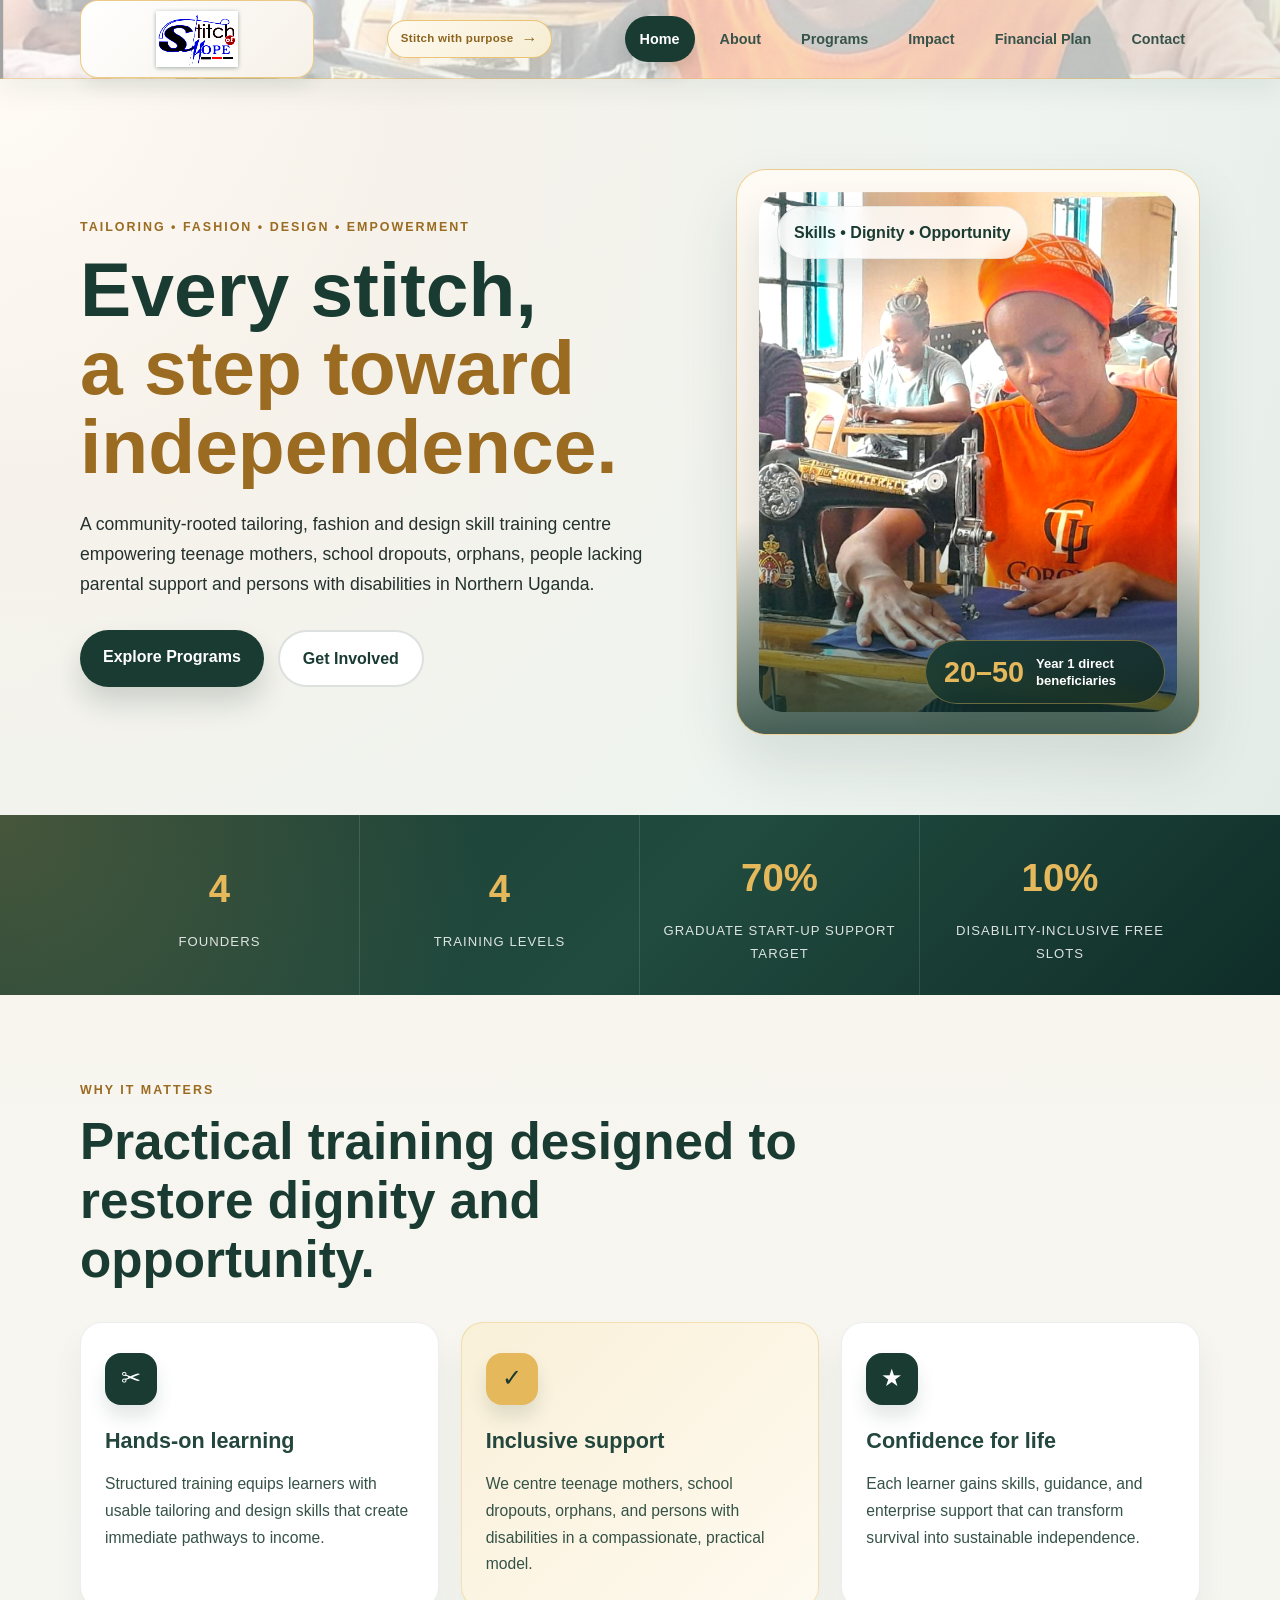
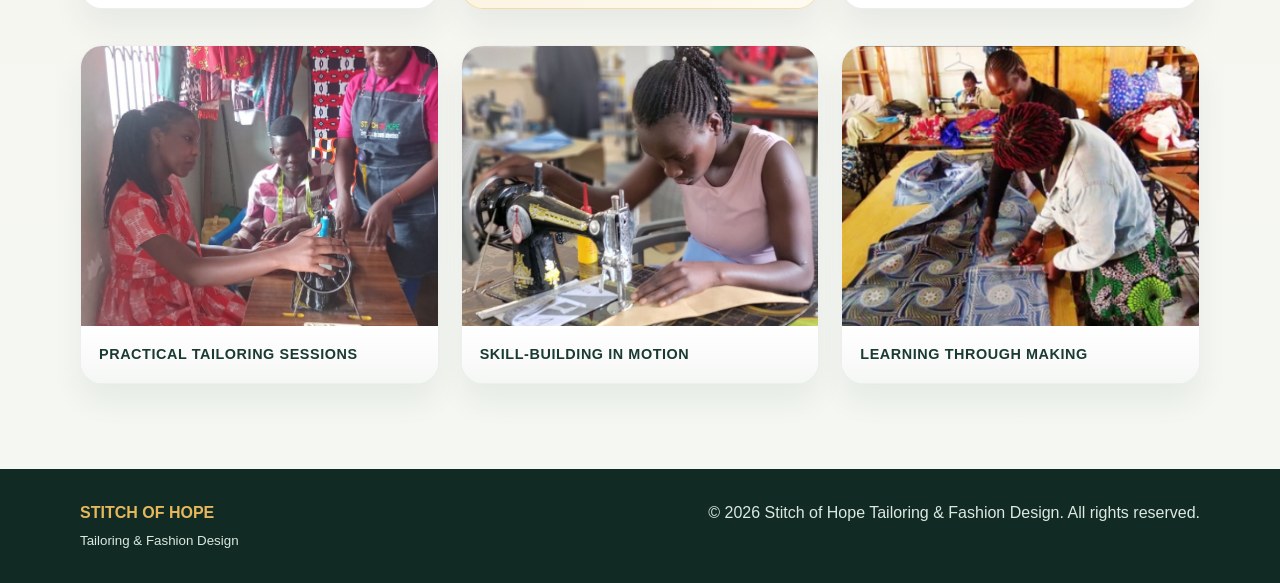
<file: index.html>
<!DOCTYPE html>
<html lang="en">
<head>
  <meta charset="UTF-8">
  <meta name="viewport" content="width=device-width, initial-scale=1.0">
  <title>Home | Stitch of Hope</title>
  <link rel="stylesheet" href="style.css">
</head>
<body class="home-page">
<header class="site-header">
  <div class="container nav-wrap">
    <a class="logo" href="index.html"><img src="img.jpg/Stc.jpg" alt="Stitch of Hope"></a>
    <a class="nav-message" href="programs.html">Stitch with purpose <span>→</span></a>
    <nav>
      <a href="index.html" class="active">Home</a>
      <a href="about.html">About</a>
      <a href="programs.html">Programs</a>
      <a href="impact.html">Impact</a>
      <a href="financials.html">Financial Plan</a>
      <a href="contact.html">Contact</a>
    </nav>
  </div>
</header>
<main>
<section id="home" class="hero">
  <div class="container hero-content">
    <div>
      <p class="eyebrow">TAILORING • FASHION • DESIGN • EMPOWERMENT</p>
      <h1>Every stitch,<br><span>a step toward independence.</span></h1>
      <p class="lead">A community-rooted tailoring, fashion and design skill training centre empowering teenage mothers, school dropouts, orphans, people lacking parental support and persons with disabilities in Northern Uganda.</p>
      <div class="buttons">
        <a class="btn primary" href="programs.html">Explore Programs</a>
        <a class="btn secondary" href="contact.html">Get Involved</a>
      </div>
    </div>
    <div class="hero-card" aria-label="Stitch of Hope visual highlight">
      <div class="image-panel">
        <img src="img.jpg/a.png" alt="Stitch of Hope learners and tailoring training">
      </div>
      <div class="hero-badge badge-top">Skills • Dignity • Opportunity</div>
      <div class="hero-badge badge-bottom">
        <strong>20–50</strong>
        <span>Year 1 direct beneficiaries</span>
      </div>
    </div>
  </div>
</section><section class="stats">
  <div class="container stat-grid">
    <div><strong>4</strong><span>Founders</span></div>
    <div><strong>4</strong><span>Training Levels</span></div>
    <div><strong>70%</strong><span>Graduate start-up support target</span></div>
    <div><strong>10%</strong><span>Disability-inclusive free slots</span></div>
  </div>
</section>
<section class="section premium-features">
  <div class="container">
    <div class="section-head">
      <p class="eyebrow">WHY IT MATTERS</p>
      <h2>Practical training designed to restore dignity and opportunity.</h2>
    </div>
    <div class="feature-grid">
      <article class="feature-card">
        <div class="feature-icon">✂</div>
        <h3>Hands-on learning</h3>
        <p>Structured training equips learners with usable tailoring and design skills that create immediate pathways to income.</p>
      </article>
      <article class="feature-card accent-card">
        <div class="feature-icon">✓</div>
        <h3>Inclusive support</h3>
        <p>We centre teenage mothers, school dropouts, orphans, and persons with disabilities in a compassionate, practical model.</p>
      </article>
      <article class="feature-card">
        <div class="feature-icon">★</div>
        <h3>Confidence for life</h3>
        <p>Each learner gains skills, guidance, and enterprise support that can transform survival into sustainable independence.</p>
      </article>
    </div>

    <div class="training-spotlight">
      <figure class="training-photo-card">
        <img src="img.jpg/training1.jpeg" alt="Learners practicing tailoring drills in a practical session">
        <figcaption>Practical tailoring sessions</figcaption>
      </figure>
      <figure class="training-photo-card">
        <img src="img.jpg/i.png" alt="Trainees focused on sewing practice and fabric work">
        <figcaption>Skill-building in motion</figcaption>
      </figure>
      <figure class="training-photo-card">
        <img src="img.jpg/h.png" alt="A class working together on garment construction and design">
        <figcaption>Learning through making</figcaption>
      </figure>
    </div>
  </div>
</section>
</main>
<footer>
  <div class="container footer-wrap">
    <div><strong>STITCH OF HOPE</strong><br><small>Tailoring & Fashion Design</small></div>
    <p>© 2026 Stitch of Hope Tailoring & Fashion Design. All rights reserved.</p>
  </div>
</footer>
</body>
</html>
</file>
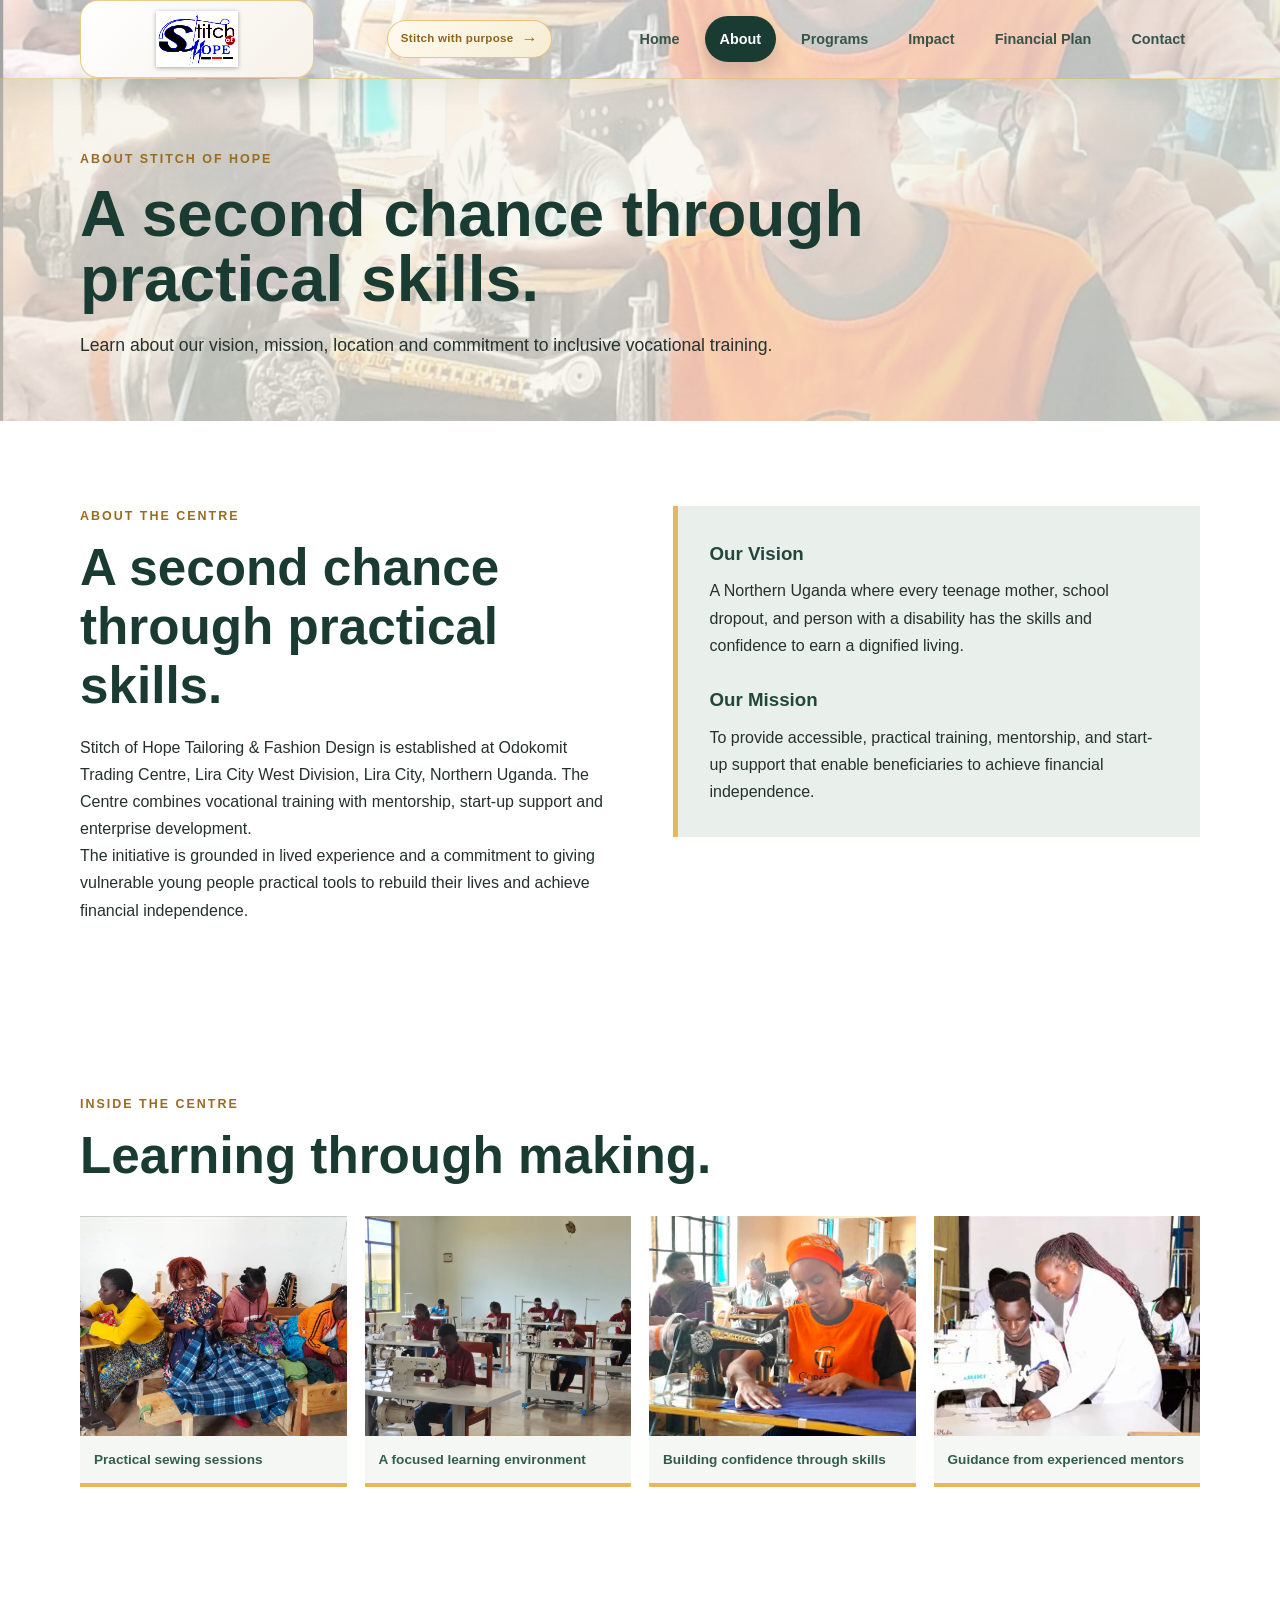
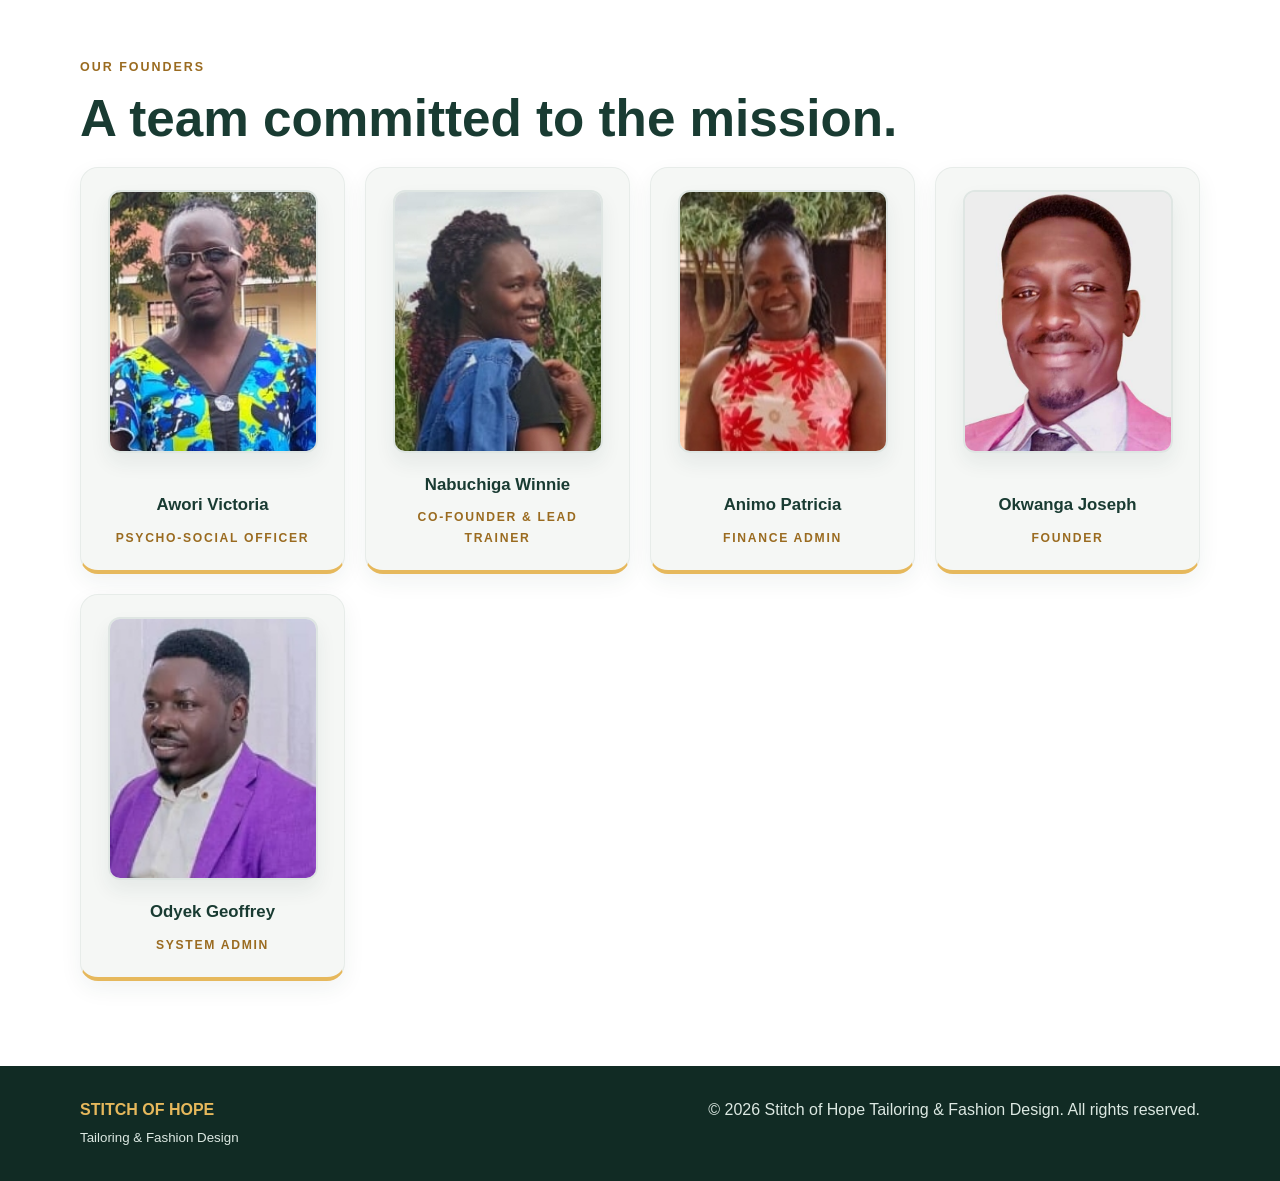
<file: about.html>
<!DOCTYPE html>
<html lang="en">
<head>
  <meta charset="UTF-8">
  <meta name="viewport" content="width=device-width, initial-scale=1.0">
  <title>About Us | Stitch of Hope</title>
  <link rel="stylesheet" href="style.css">
</head>
<body class="about-page">
<header class="site-header">
  <div class="container nav-wrap">
    <a class="logo" href="index.html"><img src="img.jpg/Stc.jpg" alt="Stitch of Hope"></a>
    <a class="nav-message" href="programs.html">Stitch with purpose <span>→</span></a>
    <nav>
      <a href="index.html">Home</a>
      <a href="about.html" class="active">About</a>
      <a href="programs.html">Programs</a>
      <a href="impact.html">Impact</a>
      <a href="financials.html">Financial Plan</a>
      <a href="contact.html">Contact</a>
    </nav>
  </div>
</header>
<main>
<section class="page-intro">
  <div class="container">
    <p class="eyebrow">ABOUT STITCH OF HOPE</p>
    <h1>A second chance through practical skills.</h1>
    <p class="lead">Learn about our vision, mission, location and commitment to inclusive vocational training.</p>
  </div>
</section><section id="about" class="section">
  <div class="container two-col">
    <div>
      <p class="eyebrow">ABOUT THE CENTRE</p>
      <h2>A second chance through practical skills.</h2>
      <p>Stitch of Hope Tailoring & Fashion Design is established at Odokomit Trading Centre, Lira City West Division, Lira City, Northern Uganda. The Centre combines vocational training with mentorship, start-up support and enterprise development.</p>
      <p>The initiative is grounded in lived experience and a commitment to giving vulnerable young people practical tools to rebuild their lives and achieve financial independence.</p>
    </div>
    <div class="highlight">
      <h3>Our Vision</h3>
      <p>A Northern Uganda where every teenage mother, school dropout, and person with a disability has the skills and confidence to earn a dignified living.</p>
      <h3>Our Mission</h3>
      <p>To provide accessible, practical training, mentorship, and start-up support that enable beneficiaries to achieve financial independence.</p>
    </div>
  </div>
</section><section class="section">
  <div class="container">
    <p class="eyebrow">INSIDE THE CENTRE</p>
    <h2>Learning through making.</h2>
    <div class="about-gallery">
      <figure>
        <img src="img.jpg/b.png" alt="Learners practicing sewing and tailoring together">
        <figcaption>Practical sewing sessions</figcaption>
      </figure>
      <figure>
        <img src="img.jpg/c.png" alt="Learners working at sewing machines in a training room">
        <figcaption>A focused learning environment</figcaption>
      </figure>
      <figure>
        <img src="img.jpg/a.png" alt="A class of learners receiving tailoring training">
        <figcaption>Building confidence through skills</figcaption>
      </figure>
      <figure>
        <img src="img.jpg/e.png" alt="An instructor guiding a learner at a sewing machine">
        <figcaption>Guidance from experienced mentors</figcaption>
      </figure>
    </div>
  </div>
</section><section class="section">
  <div class="container">
    <p class="eyebrow">OUR FOUNDERS</p>
    <h2>A team committed to the mission.</h2>
    <div class="founders">
      <article class="founder-card">
        <img src="img.jpg/awori.jpg" alt="Nabuchiga Winnie">
        <div class="founder-info">
          <h3>Awori Victoria</h3>
          <span class="founder-role">Psycho-social Officer</span>
        </div>
      </article>

      <article class="founder-card">
        <img src="img.jpg/w.jpg"
        alt="Nabuchiga Winnie">
        <div class="founder-info">
          <h3>Nabuchiga Winnie</h3>
          <span
        class="founder-role">Co-Founder & Lead Trainer</span>
        </div>
      </article>






      <article class="founder-card">
        <img src="img.jpg/trisha.jpg" alt="Animo Patricia">
        <div class="founder-info">
          <h3>Animo Patricia</h3>
          <span class="founder-role">Finance Admin</span>
        </div>
      </article>

      <article class="founder-card">
        <img src="img.jpg/Jose_Pic.jpeg" alt="Okwanga Joseph">
        <div class="founder-info">
          <h3>Okwanga Joseph</h3>
          <span class="founder-role">Founder</span>
        </div>
      </article>

      <article class="founder-card">
        <img src="img.jpg/jf.jpg" alt="Odyek Geoffrey">
        <div class="founder-info">
          <h3>Odyek Geoffrey</h3>
          <span class="founder-role">System Admin</span>
        </div>
      </article>
    </div>
  </div>
</section>
</main>
<footer>
  <div class="container footer-wrap">
    <div><strong>STITCH OF HOPE</strong><br><small>Tailoring & Fashion Design</small></div>
    <p>© 2026 Stitch of Hope Tailoring & Fashion Design. All rights reserved.</p>
  </div>
</footer>
</body>
</html>
</file>
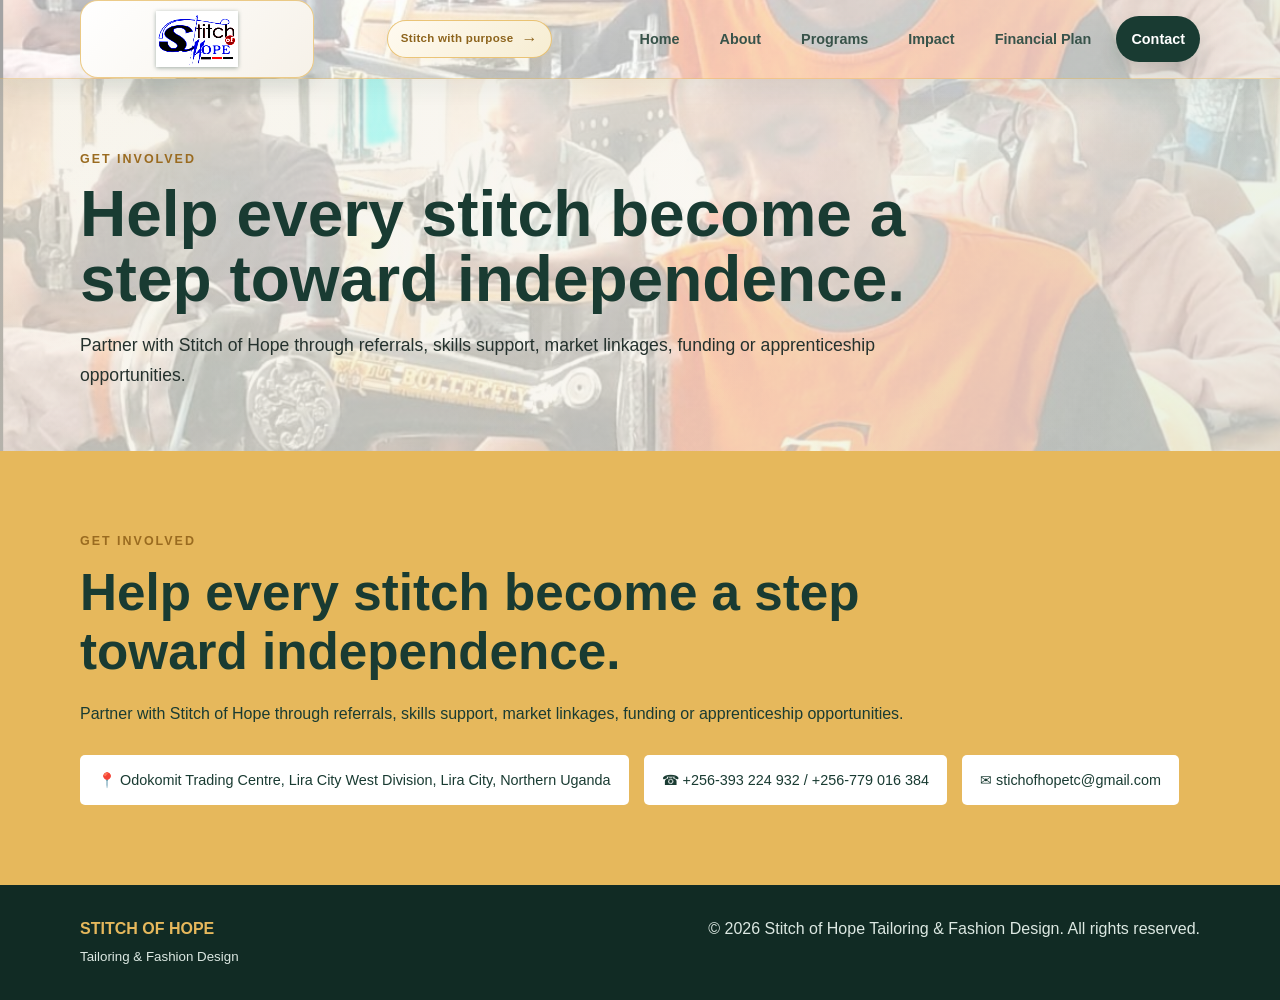
<file: contact.html>
<!DOCTYPE html>
<html lang="en">
<head>
  <meta charset="UTF-8">
  <meta name="viewport" content="width=device-width, initial-scale=1.0">
  <title>Contact | Stitch of Hope</title>
  <link rel="stylesheet" href="style.css">
</head>
<body class="contact-page">
<header class="site-header">
  <div class="container nav-wrap">
    <a class="logo" href="index.html"><img src="img.jpg/Stc.jpg" alt="Stitch of Hope"></a>
    <a class="nav-message" href="programs.html">Stitch with purpose <span>→</span></a>
    <nav>
      <a href="index.html">Home</a>
      <a href="about.html">About</a>
      <a href="programs.html">Programs</a>
      <a href="impact.html">Impact</a>
      <a href="financials.html">Financial Plan</a>
      <a href="contact.html" class="active">Contact</a>
    </nav>
  </div>
</header>
<main>
<section class="page-intro">
  <div class="container">
    <p class="eyebrow">GET INVOLVED</p>
    <h1>Help every stitch become a step toward independence.</h1>
    <p class="lead">Partner with Stitch of Hope through referrals, skills support, market linkages, funding or apprenticeship opportunities.</p>
  </div>
</section><section id="contact" class="cta">
  <div class="container">
    <p class="eyebrow">GET INVOLVED</p>
    <h2>Help every stitch become a step toward independence.</h2>
    <p>Partner with Stitch of Hope through referrals, skills support, market linkages, funding or apprenticeship opportunities.</p>
    <div class="contact-box">
      <span>📍 Odokomit Trading Centre, Lira City West Division, Lira City, Northern Uganda</span>
      <span>☎ +256-393 224 932 / +256-779 016 384</span>
      <span>✉ stichofhopetc@gmail.com</span>
    </div>
  </div>
</section>
</main>
<footer>
  <div class="container footer-wrap">
    <div><strong>STITCH OF HOPE</strong><br><small>Tailoring & Fashion Design</small></div>
    <p>© 2026 Stitch of Hope Tailoring & Fashion Design. All rights reserved.</p>
  </div>
</footer>
</body>
</html>
</file>
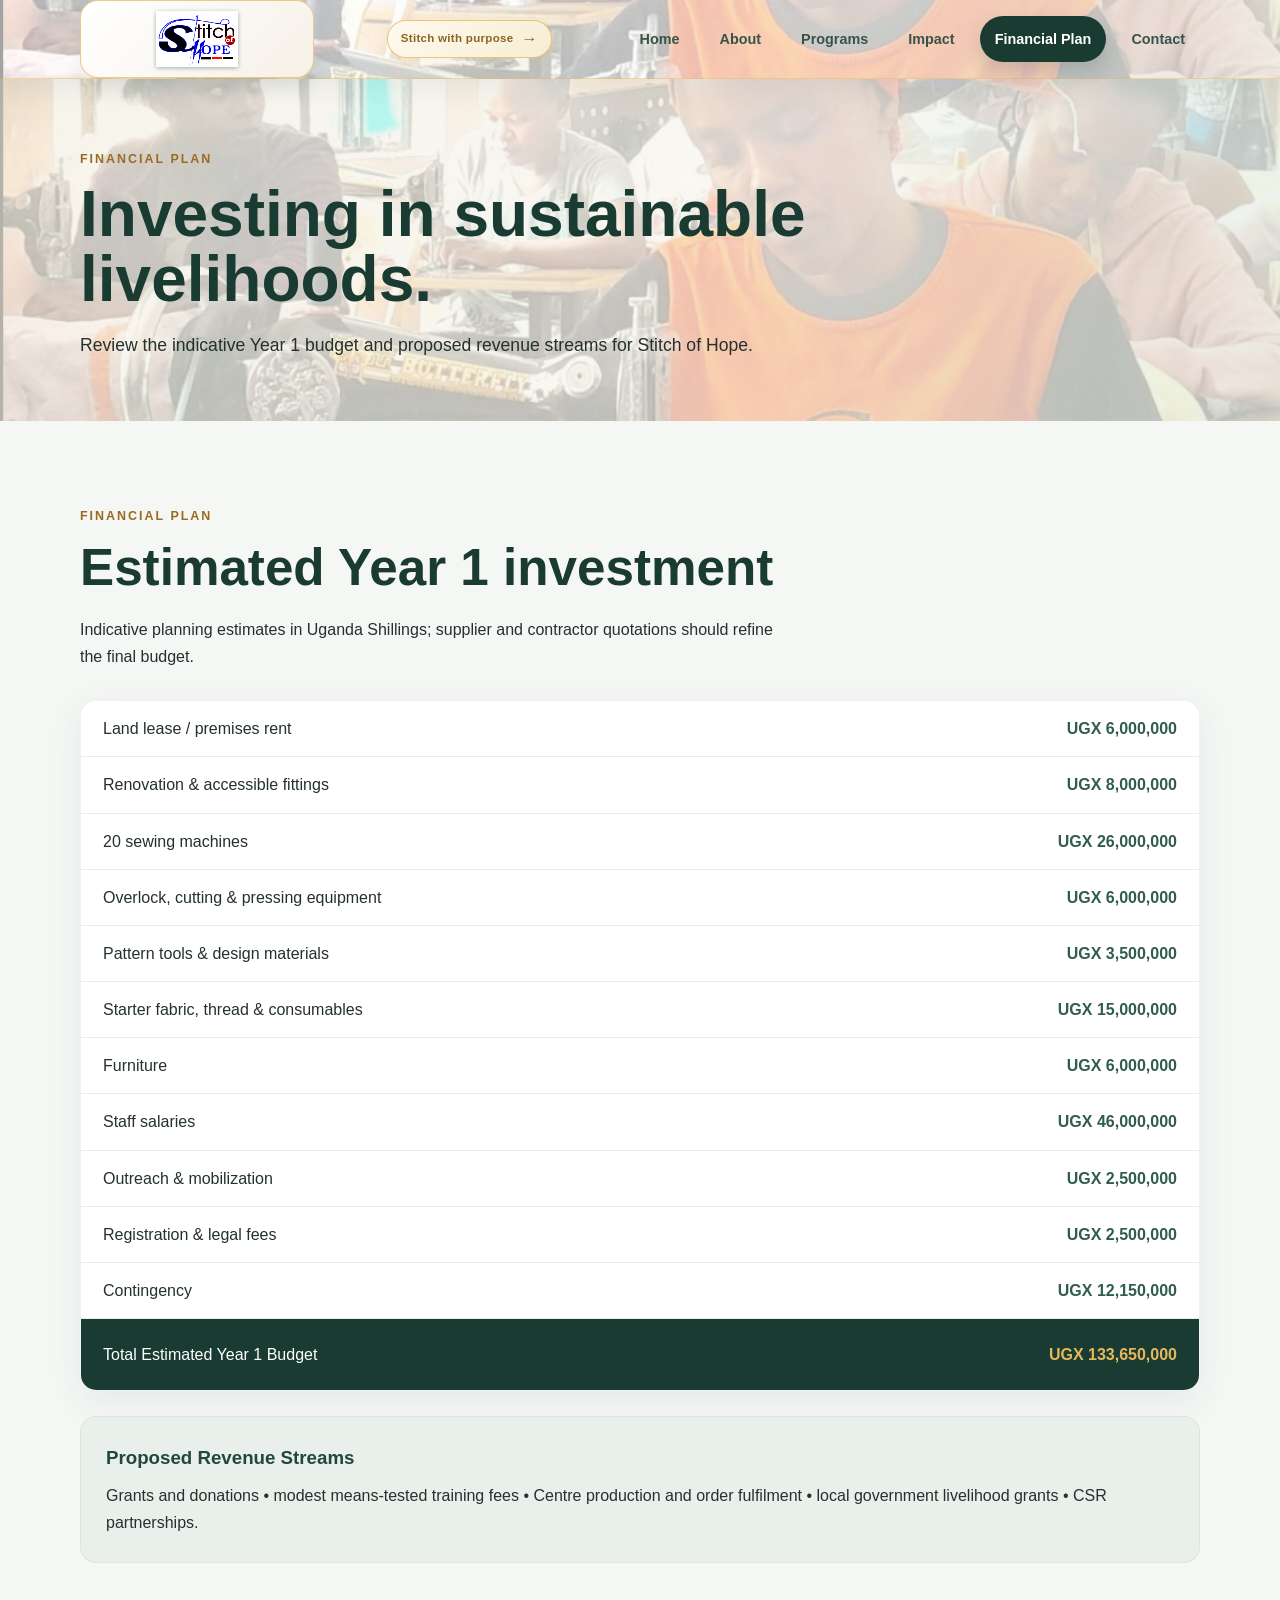
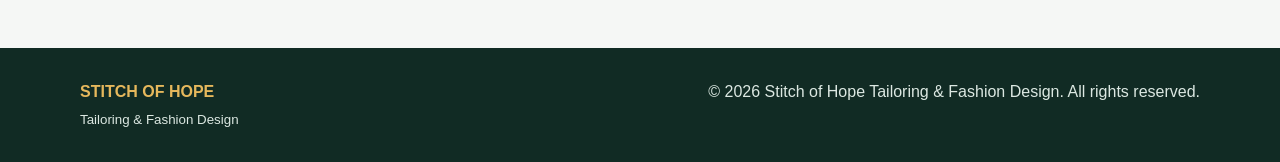
<file: financials.html>
<!DOCTYPE html>
<html lang="en">
<head>
  <meta charset="UTF-8">
  <meta name="viewport" content="width=device-width, initial-scale=1.0">
  <title>Financial Plan | Stitch of Hope</title>
  <link rel="stylesheet" href="style.css">
</head>
<body class="financials-page">
<header class="site-header">
  <div class="container nav-wrap">
    <a class="logo" href="index.html"><img src="img.jpg/Stc.jpg" alt="Stitch of Hope"></a>
    <a class="nav-message" href="programs.html">Stitch with purpose <span>→</span></a>
    <nav>
      <a href="index.html">Home</a>
      <a href="about.html">About</a>
      <a href="programs.html">Programs</a>
      <a href="impact.html">Impact</a>
      <a href="financials.html" class="active">Financial Plan</a>
      <a href="contact.html">Contact</a>
    </nav>
  </div>
</header>
<main>
<section class="page-intro">
  <div class="container">
    <p class="eyebrow">FINANCIAL PLAN</p>
    <h1>Investing in sustainable livelihoods.</h1>
    <p class="lead">Review the indicative Year 1 budget and proposed revenue streams for Stitch of Hope.</p>
  </div>
</section><section id="financials" class="section light">
  <div class="container">
    <p class="eyebrow">FINANCIAL PLAN</p>
    <h2>Estimated Year 1 investment</h2>
    <p class="section-intro">Indicative planning estimates in Uganda Shillings; supplier and contractor quotations should refine the final budget.</p>
    <div class="budget">
      <div class="budget-row"><span>Land lease / premises rent</span><b>UGX 6,000,000</b></div>
      <div class="budget-row"><span>Renovation & accessible fittings</span><b>UGX 8,000,000</b></div>
      <div class="budget-row"><span>20 sewing machines</span><b>UGX 26,000,000</b></div>
      <div class="budget-row"><span>Overlock, cutting & pressing equipment</span><b>UGX 6,000,000</b></div>
      <div class="budget-row"><span>Pattern tools & design materials</span><b>UGX 3,500,000</b></div>
      <div class="budget-row"><span>Starter fabric, thread & consumables</span><b>UGX 15,000,000</b></div>
      <div class="budget-row"><span>Furniture</span><b>UGX 6,000,000</b></div>
      <div class="budget-row"><span>Staff salaries</span><b>UGX 46,000,000</b></div>
      <div class="budget-row"><span>Outreach & mobilization</span><b>UGX 2,500,000</b></div>
      <div class="budget-row"><span>Registration & legal fees</span><b>UGX 2,500,000</b></div>
      <div class="budget-row"><span>Contingency</span><b>UGX 12,150,000</b></div>
      <div class="total"><span>Total Estimated Year 1 Budget</span><strong>UGX 133,650,000</strong></div>
    </div>
    <div class="revenue">
      <h3>Proposed Revenue Streams</h3>
      <p>Grants and donations • modest means-tested training fees • Centre production and order fulfilment • local government livelihood grants • CSR partnerships.</p>
    </div>
  </div>
</section>
</main>
<footer>
  <div class="container footer-wrap">
    <div><strong>STITCH OF HOPE</strong><br><small>Tailoring & Fashion Design</small></div>
    <p>© 2026 Stitch of Hope Tailoring & Fashion Design. All rights reserved.</p>
  </div>
</footer>
</body>
</html>
</file>
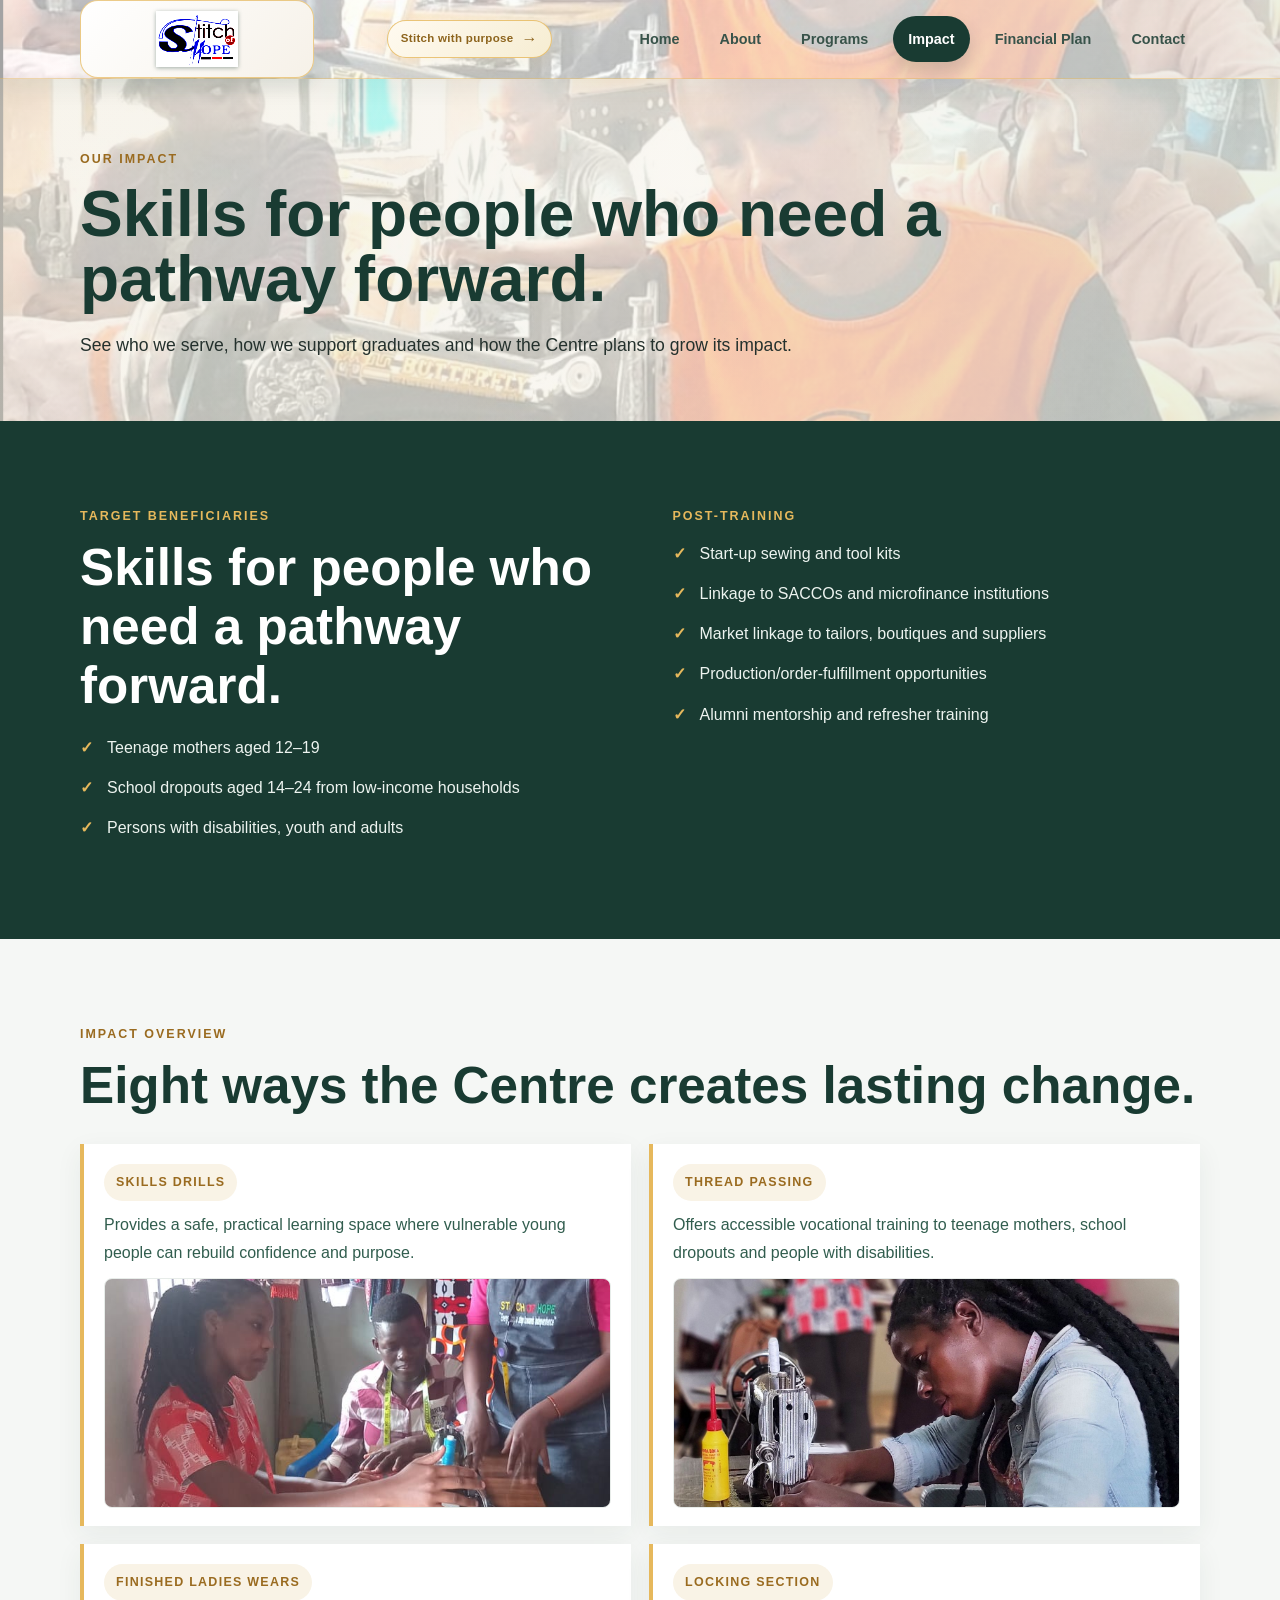
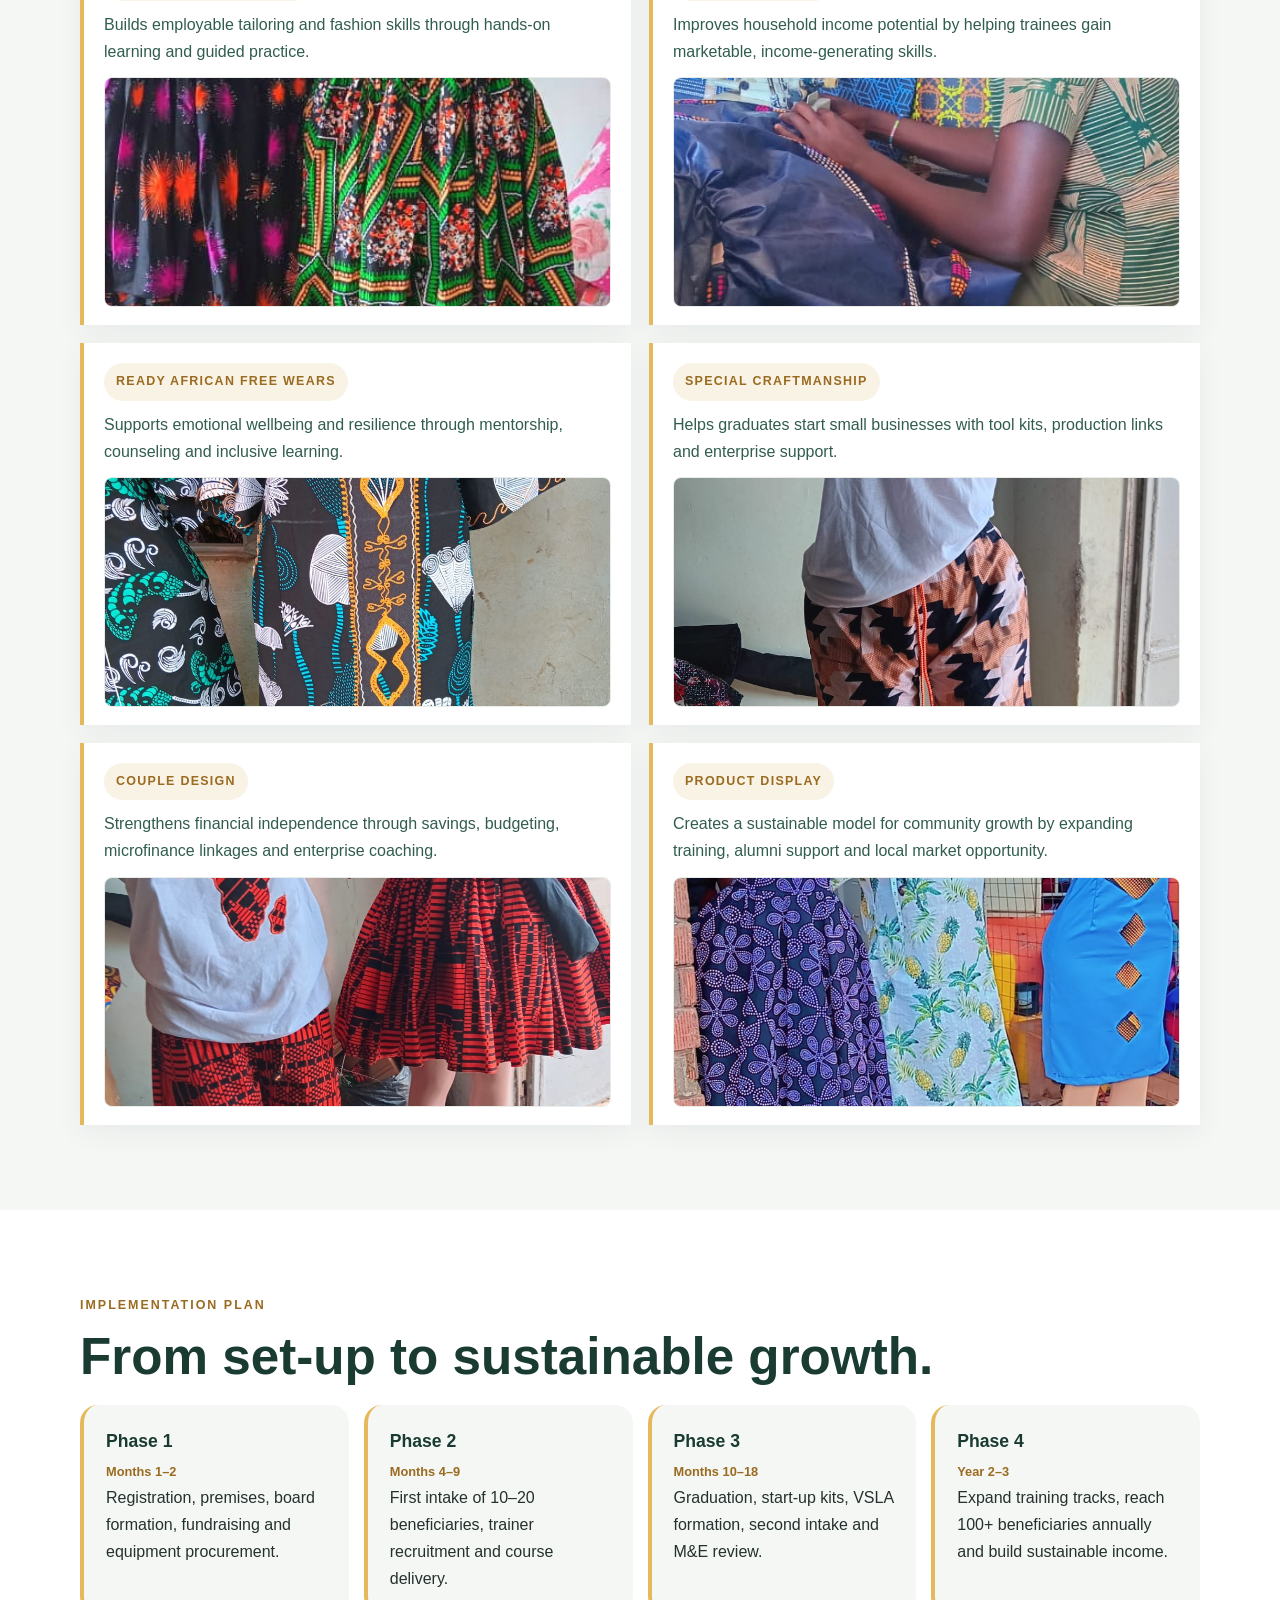
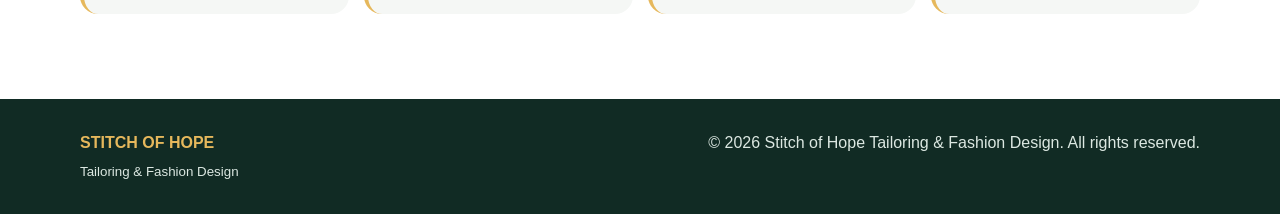
<file: impact.html>
<!DOCTYPE html>
<html lang="en">
<head>
  <meta charset="UTF-8">
  <meta name="viewport" content="width=device-width, initial-scale=1.0">
  <title>Impact | Stitch of Hope</title>
  <link rel="stylesheet" href="style.css">
</head>
<body class="impact-page">
<header class="site-header">
  <div class="container nav-wrap">
    <a class="logo" href="index.html"><img src="img.jpg/Stc.jpg" alt="Stitch of Hope"></a>
    <a class="nav-message" href="programs.html">Stitch with purpose <span>→</span></a>
    <nav>
      <a href="index.html">Home</a>
      <a href="about.html">About</a>
      <a href="programs.html">Programs</a>
      <a href="impact.html" class="active">Impact</a>
      <a href="financials.html">Financial Plan</a>
      <a href="contact.html">Contact</a>
    </nav>
  </div>
</header>
<main>
<section class="page-intro">
  <div class="container">
    <p class="eyebrow">OUR IMPACT</p>
    <h1>Skills for people who need a pathway forward.</h1>
    <p class="lead">See who we serve, how we support graduates and how the Centre plans to grow its impact.</p>
  </div>
</section><section id="impact" class="section dark">
  <div class="container two-col">
    <div>
      <p class="eyebrow">TARGET BENEFICIARIES</p>
      <h2>Skills for people who need a pathway forward.</h2>
      <ul class="check-list">
        <li>Teenage mothers aged 12–19</li>
        <li>School dropouts aged 14–24 from low-income households</li>
        <li>Persons with disabilities, youth and adults</li>
      </ul>
    </div>
    <div>
      <p class="eyebrow">POST-TRAINING</p>
      <ul class="check-list">
        <li>Start-up sewing and tool kits</li>
        <li>Linkage to SACCOs and microfinance institutions</li>
        <li>Market linkage to tailors, boutiques and suppliers</li>
        <li>Production/order-fulfillment opportunities</li>
        <li>Alumni mentorship and refresher training</li>
      </ul>
    </div>
  </div>
</section><section class="section light">
  <div class="container">
    <p class="eyebrow">IMPACT OVERVIEW</p>
    <h2>Eight ways the Centre creates lasting change.</h2>
    <div class="impact-points">
      <article class="impact-point">
        <span>SKILLS DRILLS</span>
        <p>Provides a safe, practical learning space where vulnerable young people can rebuild confidence and purpose.</p>
        <img src="img.jpg/training1.jpeg" alt="Impact point 1">
      </article>
      <article class="impact-point">
        <span>THREAD PASSING</span>
        <p>Offers accessible vocational training to teenage mothers, school dropouts and people with disabilities.</p>
        <img src="img.jpg/training8.jpeg" alt="Impact point 2">
      </article>
      <article class="impact-point">
        <span>FINISHED LADIES WEARS</span>
        <p>Builds employable tailoring and fashion skills through hands-on learning and guided practice.</p>
        <img src="img.jpg/p3.jpeg" alt="Impact point 3">
      </article>
      <article class="impact-point">
        <span>LOCKING SECTION</span>
        <p>Improves household income potential by helping trainees gain marketable, income-generating skills.</p>
        <img src="img.jpg/training7.jpeg" alt="Impact point 4">
      </article>
      <article class="impact-point">
        <span>READY AFRICAN FREE WEARS</span>
        <p>Supports emotional wellbeing and resilience through mentorship, counseling and inclusive learning.</p>
        <img src="img.jpg/p5.jpeg" alt="Impact point 5">
      </article>
      <article class="impact-point">
        <span>SPECIAL CRAFTMANSHIP</span>
        <p>Helps graduates start small businesses with tool kits, production links and enterprise support.</p>
        <img src="img.jpg/p6.jpeg" alt="Impact point 6">
      </article>
      <article class="impact-point">
        <span>COUPLE DESIGN</span>
        <p>Strengthens financial independence through savings, budgeting, microfinance linkages and enterprise coaching.</p>
        <img src="img.jpg/p4.jpeg" alt="Impact point 7">
      </article>
      <article class="impact-point">
        <span>PRODUCT DISPLAY</span>
        <p>Creates a sustainable model for community growth by expanding training, alumni support and local market opportunity.</p>
        <img src="img.jpg/p7.jpeg" alt="Impact point 8">
      </article>
    </div>
  </div>
</section><section class="section">
  <div class="container">
    <p class="eyebrow">IMPLEMENTATION PLAN</p>
    <h2>From set-up to sustainable growth.</h2>
    <div class="timeline">
      <div><b>Phase 1</b><span>Months 1–2</span><p>Registration, premises, board formation, fundraising and equipment procurement.</p></div>
      <div><b>Phase 2</b><span>Months 4–9</span><p>First intake of 10–20 beneficiaries, trainer recruitment and course delivery.</p></div>
      <div><b>Phase 3</b><span>Months 10–18</span><p>Graduation, start-up kits, VSLA formation, second intake and M&E review.</p></div>
      <div><b>Phase 4</b><span>Year 2–3</span><p>Expand training tracks, reach 100+ beneficiaries annually and build sustainable income.</p></div>
    </div>
  </div>
</section>
</main>
<footer>
  <div class="container footer-wrap">
    <div><strong>STITCH OF HOPE</strong><br><small>Tailoring & Fashion Design</small></div>
    <p>© 2026 Stitch of Hope Tailoring & Fashion Design. All rights reserved.</p>
  </div>
</footer>
</body>
</html>
</file>
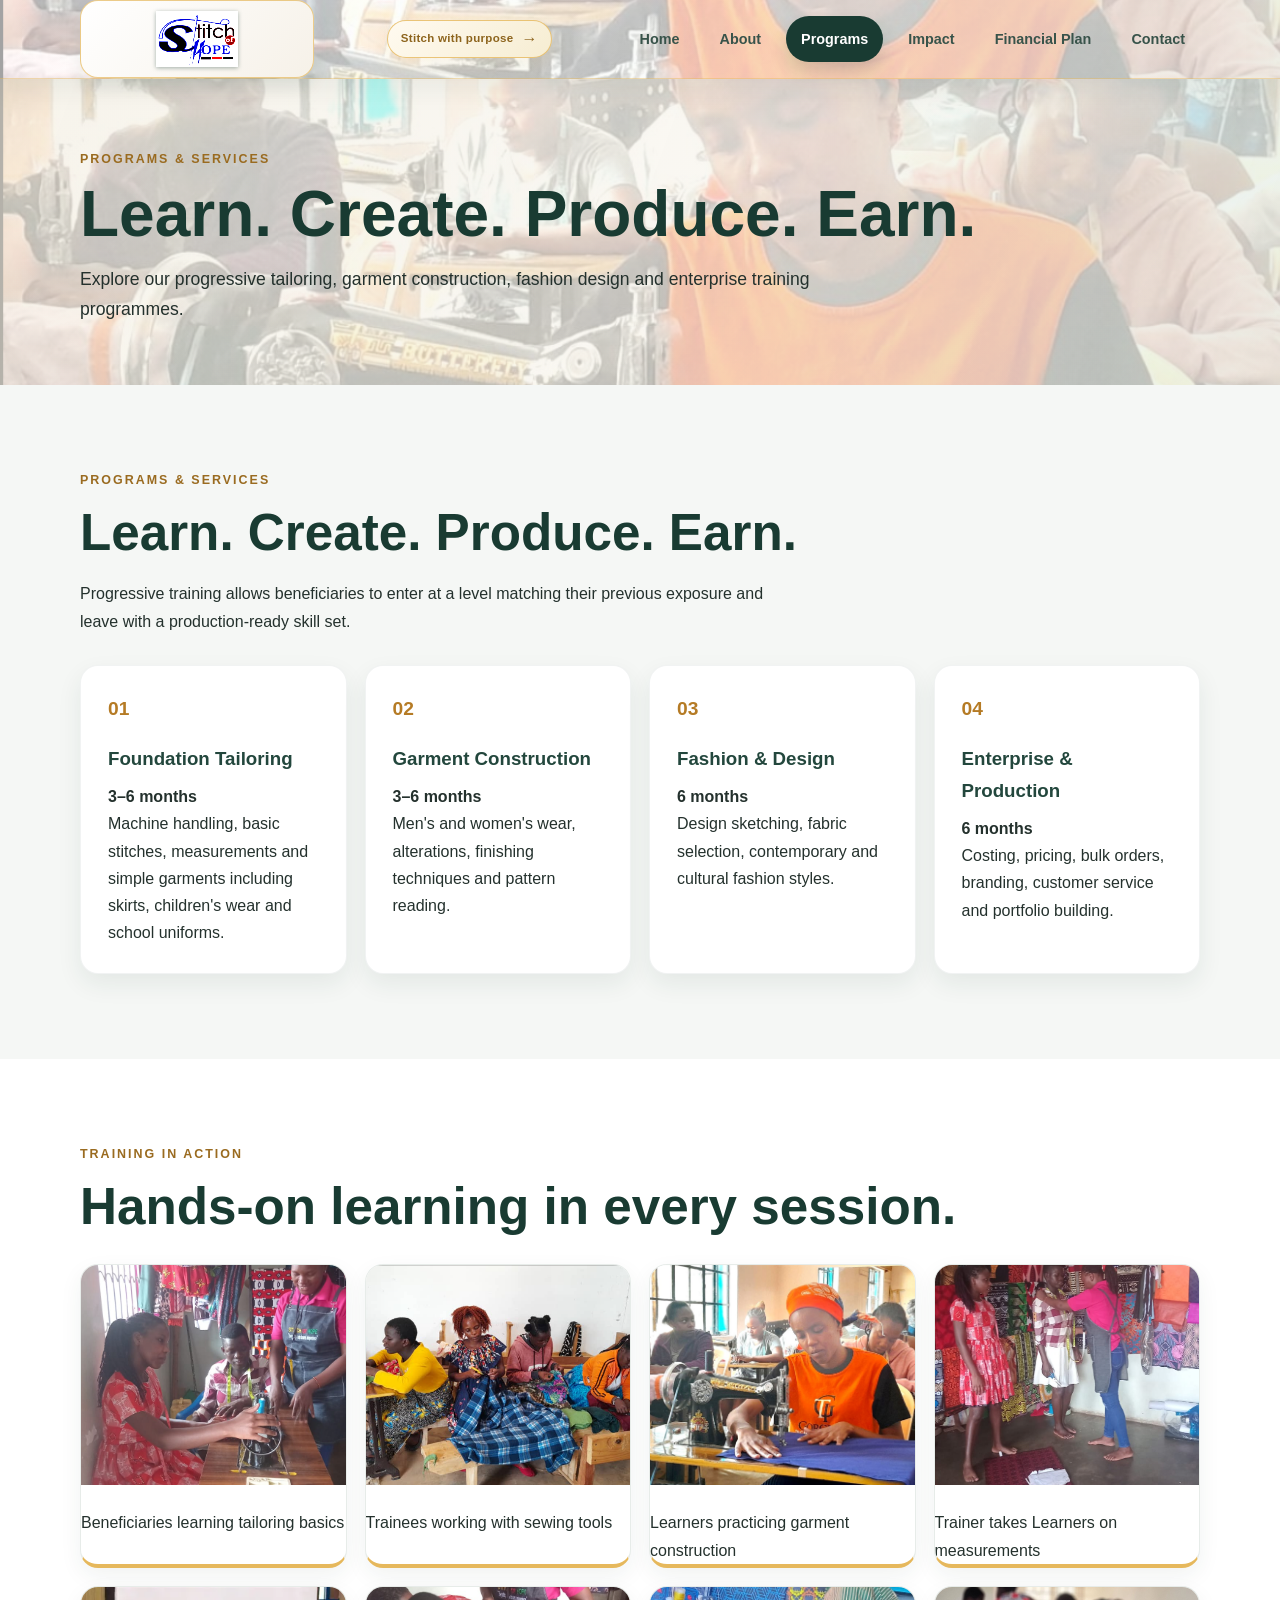
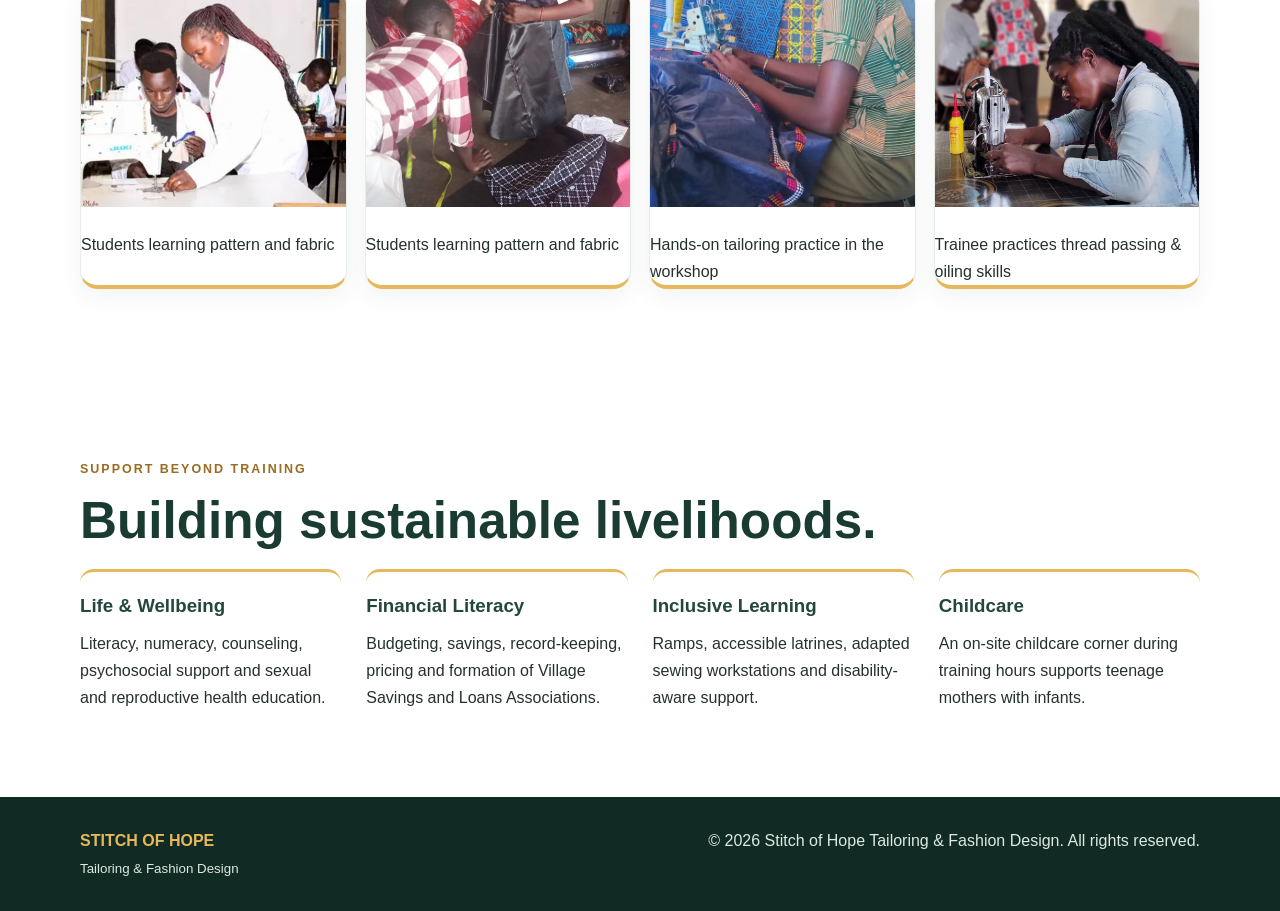
<file: programs.html>
<!DOCTYPE html>
<html lang="en">
<head>
  <meta charset="UTF-8">
  <meta name="viewport" content="width=device-width, initial-scale=1.0">
  <title>Programs | Stitch of Hope</title>
  <link rel="stylesheet" href="style.css">
</head>
<body class="programs-page">
<header class="site-header">
  <div class="container nav-wrap">
    <a class="logo" href="index.html"><img src="img.jpg/Stc.jpg" alt="Stitch of Hope"></a>
    <a class="nav-message" href="programs.html">Stitch with purpose <span>→</span></a>
    <nav>
      <a href="index.html">Home</a>
      <a href="about.html">About</a>
      <a href="programs.html" class="active">Programs</a>
      <a href="impact.html">Impact</a>
      <a href="financials.html">Financial Plan</a>
      <a href="contact.html">Contact</a>
    </nav>
  </div>
</header>
<main>
<section class="page-intro">
  <div class="container">
    <p class="eyebrow">PROGRAMS & SERVICES</p>
    <h1>Learn. Create. Produce. Earn.</h1>
    <p class="lead">Explore our progressive tailoring, garment construction, fashion design and enterprise training programmes.</p>
  </div>
</section><section id="programs" class="section light">
  <div class="container">
    <p class="eyebrow">PROGRAMS & SERVICES</p>
    <h2>Learn. Create. Produce. Earn.</h2>
    <p class="section-intro">Progressive training allows beneficiaries to enter at a level matching their previous exposure and leave with a production-ready skill set.</p>
    <div class="cards">
      <article class="card"><span class="number">01</span><h3>Foundation Tailoring</h3><p><b>3–6 months</b></p><p>Machine handling, basic stitches, measurements and simple garments including skirts, children's wear and school uniforms.</p></article>
      <article class="card"><span class="number">02</span><h3>Garment Construction</h3><p><b>3–6 months</b></p><p>Men's and women's wear, alterations, finishing techniques and pattern reading.</p></article>
      <article class="card"><span class="number">03</span><h3>Fashion & Design</h3><p><b>6 months</b></p><p>Design sketching, fabric selection, contemporary and cultural fashion styles.</p></article>
      <article class="card"><span class="number">04</span><h3>Enterprise & Production</h3><p><b>6 months</b></p><p>Costing, pricing, bulk orders, branding, customer service and portfolio building.</p></article>
    </div>
  </div>
</section><section class="section">
  <div class="container">
    <p class="eyebrow">TRAINING IN ACTION</p>
    <h2>Hands-on learning in every session.</h2>
    <div class="training-gallery">
      <figure class="training-card"><img src="img.jpg/training1.jpeg" alt="Beneficiaries learning tailoring basics in session one"><figcaption></figcaption>Beneficiaries learning tailoring basics</figure>
      <figure class="training-card"><img src="img.jpg/b.png" alt="Trainees working with sewing tools and materials"><figcaption></figcaption>Trainees working with sewing tools</figure>
      <figure class="training-card"><img src="img.jpg/a.png" alt="Learners practicing garment construction techniques"><figcaption></figcaption>Learners practicing garment construction</figure>
      <figure class="training-card"><img src="img.jpg/training4.jpeg" alt="Students learning pattern and fabric handling"><figcaption></figcaption>Trainer takes Learners on measurements</figure>
      <figure class="training-card"><img src="img.jpg/e.png" alt="A group tailoring lesson in progress"><figcaption></figcaption>Students learning pattern and fabric</figure>
      <figure class="training-card"><img src="img.jpg/training6.jpeg" alt="Trainees focused on practical sewing work"><figcaption></figcaption>Students learning pattern and fabric</figure>
      <figure class="training-card"><img src="img.jpg/training7.jpeg" alt="Hands-on tailoring practice in the workshop"><figcaption></figcaption>Hands-on tailoring practice in the workshop</figure>
      <figure class="training-card"><img src="img.jpg/training8.jpeg" alt="Graduates or learners in a collaborative training environment"><figcaption></figcaption>Trainee practices thread passing & oiling skills</figure>
    </div>
  </div>
</section><section class="section">
  <div class="container">
    <p class="eyebrow">SUPPORT BEYOND TRAINING</p>
    <h2>Building sustainable livelihoods.</h2>
    <div class="support-grid">
      <div><h3>Life & Wellbeing</h3><p>Literacy, numeracy, counseling, psychosocial support and sexual and reproductive health education.</p></div>
      <div><h3>Financial Literacy</h3><p>Budgeting, savings, record-keeping, pricing and formation of Village Savings and Loans Associations.</p></div>
      <div><h3>Inclusive Learning</h3><p>Ramps, accessible latrines, adapted sewing workstations and disability-aware support.</p></div>
      <div><h3>Childcare</h3><p>An on-site childcare corner during training hours supports teenage mothers with infants.</p></div>
    </div>
  </div>
</section>
</main>
<footer>
  <div class="container footer-wrap">
    <div><strong>STITCH OF HOPE</strong><br><small>Tailoring & Fashion Design</small></div>
    <p>© 2026 Stitch of Hope Tailoring & Fashion Design. All rights reserved.</p>
  </div>
</footer>
</body>
</html>
</file>
<file: style.css>
*{box-sizing:border-box;margin:0;padding:0}
html{scroll-behavior:smooth}
body{font-family:Arial,Helvetica,sans-serif;color:#24312d;line-height:1.7;background:#fff}
.container{width:min(1120px,92%);margin:auto}
.site-header{position:sticky;top:0;z-index:10;background:rgba(255,255,255,.88);backdrop-filter:blur(10px);-webkit-backdrop-filter:blur(10px);border-bottom:1px solid rgba(230,184,92,.45);box-shadow:0 12px 24px rgba(25,59,50,.06)}
.home-page .site-header{background:linear-gradient(90deg,rgba(255,255,255,.62) 0%,rgba(248,250,248,.72) 65%,rgba(233,240,235,.8) 100%),url('img.jpg/a.png') center 48%/cover no-repeat}
.programs-page .site-header,.about-page .site-header,.impact-page .site-header,.contact-page .site-header,.financials-page .site-header{background:linear-gradient(90deg,rgba(255,255,255,.62) 0%,rgba(248,250,248,.72) 65%,rgba(233,240,235,.8) 100%),url('img.jpg/a.png') center 48%/cover no-repeat}
.nav-wrap{display:flex;align-items:center;justify-content:space-between;min-height:78px;gap:20px}
.logo{text-decoration:none;display:inline-flex;align-items:center;justify-content:center;padding:10px 16px;border-radius:18px;background:linear-gradient(135deg,#ffffff 0%,#f6f1e8 100%);border:1px solid rgba(230,184,92,.7);box-shadow:0 10px 18px rgba(25,59,50,.08);transition:transform .2s ease,box-shadow .2s ease}
.logo:hover{transform:translateY(-1px);box-shadow:0 14px 22px rgba(25,59,50,.12)}
.logo img{display:block;width:200px;height:56px;object-fit:contain;filter:contrast(1.8) saturate(1.6) drop-shadow(0 1px 2px #193b3266);background:transparent}
nav{display:flex;gap:10px;flex-wrap:wrap;justify-content:flex-end}
nav a{display:inline-flex;align-items:center;justify-content:center;padding:10px 14px;border-radius:999px;color:#38534a;text-decoration:none;font-size:.9rem;font-weight:700;transition:all .2s ease;border:1px solid transparent}
nav a:hover,nav a:focus-visible{background:linear-gradient(135deg,#f9f0d8 0%,#fffaf0 100%);color:#193b32;border-color:rgba(230,184,92,.7);box-shadow:0 8px 16px rgba(25,59,50,.08);transform:translateY(-1px)}
nav a.active{background:#193b32;color:#fff;box-shadow:0 10px 18px rgba(25,59,50,.16)}
.nav-message{display:inline-flex;align-items:center;gap:8px;flex-shrink:0;padding:8px 13px;border:1px solid rgba(230,184,92,.8);border-radius:999px;background:linear-gradient(135deg,#fffaf0 0%,#f6edd2 100%);color:#8d641d;text-decoration:none;font-size:.72rem;font-weight:800;letter-spacing:.3px;box-shadow:0 10px 18px rgba(230,184,92,.12);transition:all .2s ease;animation:message-pulse 2.8s ease-in-out infinite}
.nav-message span{font-size:1rem;line-height:1;transition:transform .2s ease}
.nav-message:hover{background:linear-gradient(135deg,#e6b85c 0%,#f4d57a 100%);color:#193b32;transform:translateY(-1px)}
.nav-message:hover span{transform:translateX(3px)}
@keyframes message-pulse{0%,100%{box-shadow:0 0 0 0 rgba(230,184,92,.3)}50%{box-shadow:0 0 0 8px rgba(230,184,92,0)}}
.hero{position:relative;overflow:hidden;background:radial-gradient(circle at top left,#fffaf1 0%,#f4efe6 28%,#edf3ee 68%,#e4ece8 100%);padding:90px 0 80px}
.hero::before{content:"";position:absolute;inset:0;background:linear-gradient(130deg,rgba(255,255,255,.25),rgba(255,255,255,0));pointer-events:none}
.hero-content{position:relative;display:grid;grid-template-columns:1.2fr .95fr;align-items:center;gap:70px;z-index:1}
.eyebrow{font-size:.78rem;letter-spacing:2px;font-weight:800;color:#9a6b20;margin-bottom:12px}
h1{font-size:clamp(2.8rem,6vw,5.5rem);line-height:1.02;color:#193b32;margin-bottom:25px}
h1 span{color:#9a6b20}
h2{font-size:clamp(2rem,4vw,3.2rem);line-height:1.15;color:#193b32;margin-bottom:18px}
h3{color:#23473d;margin-bottom:8px}
.lead{font-size:1.1rem;max-width:720px}
.buttons{display:flex;gap:14px;margin-top:30px;flex-wrap:wrap}
.btn{padding:13px 23px;border-radius:999px;text-decoration:none;font-weight:800;display:inline-block;transition:all .2s ease}
.primary{background:#193b32;color:#fff;box-shadow:0 16px 28px rgba(25,59,50,.18)}.primary:hover{transform:translateY(-2px);box-shadow:0 20px 30px rgba(25,59,50,.22)}
.secondary{border:2px solid rgba(25,59,50,.15);color:#193b32;background:#fff}.secondary:hover{transform:translateY(-2px);border-color:#193b32}
.hero-card{position:relative;display:flex;justify-content:center;align-items:flex-end;padding:22px;min-height:560px;background:linear-gradient(180deg,#fefaf4 0%,#f0eae0 100%);border-radius:30px;box-shadow:0 28px 60px rgba(25,59,50,.12);border:1px solid rgba(230,184,92,.6);overflow:hidden}
.image-panel{position:relative;width:100%;height:100%;border-radius:24px;overflow:hidden;box-shadow:0 24px 38px rgba(25,59,50,.12)}
.image-panel img{display:block;width:100%;height:520px;object-fit:cover;filter:saturate(1.04) contrast(1.04)}
.hero-card::after{content:"";position:absolute;inset:auto 0 0 0;height:38%;background:linear-gradient(180deg,rgba(25,59,50,0) 0%,rgba(25,59,50,.78) 100%)}
.hero-badge{position:absolute;z-index:2;padding:12px 16px;border-radius:999px;font-weight:800;background:rgba(255,255,255,.82);backdrop-filter:blur(8px);-webkit-backdrop-filter:blur(8px);box-shadow:0 16px 28px rgba(25,59,50,.12)}
.badge-top{top:36px;left:40px;color:#193b32;border:1px solid rgba(25,59,50,.08)}
.badge-bottom{right:34px;bottom:30px;display:flex;align-items:center;gap:12px;padding:14px 18px;color:#fff;background:linear-gradient(135deg,rgba(25,59,50,.92),rgba(18,42,36,.9));border:1px solid rgba(230,184,92,.4)}
.badge-bottom strong{font-size:1.8rem;color:#e6b85c;line-height:1}
.badge-bottom span{font-size:.82rem;max-width:110px;line-height:1.3}
.needle{font-size:3rem}.hero-card h3{font-size:1.8rem}.mini-stat{display:flex;align-items:center;gap:15px;border-top:1px solid #e6ebe8;margin-top:18px;padding-top:15px}.mini-stat strong{font-size:1.7rem;color:#9a6b20}.mini-stat span{font-size:.85rem}
.stats{background:linear-gradient(135deg,#193b32 0%,#214b3f 52%,#0f2d28 100%);color:#fff;position:relative;overflow:hidden}.stats::before{content:"";position:absolute;inset:0;background:radial-gradient(circle at top left,rgba(230,184,92,.22),transparent 38%);pointer-events:none}.stat-grid{position:relative;display:grid;grid-template-columns:repeat(4,1fr);text-align:center}.stat-grid div{padding:30px 18px;border-right:1px solid rgba(255,255,255,.12);min-height:140px;display:flex;flex-direction:column;justify-content:center}.stat-grid div:last-child{border-right:none}.stat-grid strong{display:block;font-size:clamp(2rem,3vw,2.8rem);color:#e6b85c;margin-bottom:10px}.stat-grid span{font-size:.82rem;letter-spacing:.08em;text-transform:uppercase;color:rgba(255,255,255,.85)}
.section{padding:85px 0}.light{background:#f5f7f5}.two-col{display:grid;grid-template-columns:1fr 1fr;gap:65px;align-items:start}.highlight{background:#e9f0eb;padding:32px;border-left:5px solid #e6b85c}.highlight h3:not(:first-child){margin-top:25px}
.section-intro{max-width:700px;margin-bottom:30px}.cards{display:grid;grid-template-columns:repeat(4,1fr);gap:18px}.card{background:#fff;padding:27px;border-radius:18px;box-shadow:0 10px 25px rgba(25,59,50,.08);border:1px solid rgba(25,59,50,.06)}.number{color:#b57b25;font-weight:900;font-size:1.2rem}.card h3{margin-top:18px}
.premium-features{background:linear-gradient(180deg,#f8f5ef 0%,#f4f7f2 100%)}
.section-head{max-width:760px;margin-bottom:32px}.section-head h2{margin-bottom:0}
.feature-grid{display:grid;grid-template-columns:repeat(3,1fr);gap:22px}.feature-card{background:#fff;padding:30px 24px;border-radius:22px;border:1px solid rgba(25,59,50,.08);box-shadow:0 20px 32px rgba(25,59,50,.06);transition:transform .2s ease,box-shadow .2s ease}.feature-card:hover{transform:translateY(-4px);box-shadow:0 26px 38px rgba(25,59,50,.09)}.accent-card{background:linear-gradient(135deg,#f9f0d8 0%,#fffaf0 100%);border-color:rgba(230,184,92,.4)}
.feature-icon{width:52px;height:52px;border-radius:16px;display:grid;place-items:center;background:#193b32;color:#fff;font-size:1.5rem;margin-bottom:18px;box-shadow:0 12px 18px rgba(25,59,50,.12)}.accent-card .feature-icon{background:#e6b85c;color:#193b32}.feature-card h3{margin:0 0 12px;font-size:1.35rem}.feature-card p{color:#355247;line-height:1.7;font-size:0.98rem}
.training-spotlight{display:grid;grid-template-columns:repeat(3,1fr);gap:22px;margin-top:36px}.training-photo-card{margin:0;background:#fff;border-radius:22px;overflow:hidden;border:1px solid rgba(25,59,50,.08);box-shadow:0 18px 30px rgba(25,59,50,.06)}.training-photo-card img{display:block;width:100%;height:280px;object-fit:cover}.training-photo-card figcaption{padding:16px 18px;background:linear-gradient(180deg,#ffffff 0%,#f5f7f5 100%);color:#193b32;font-weight:800;font-size:.9rem;letter-spacing:.04em;text-transform:uppercase}
.about-gallery{display:grid;grid-template-columns:repeat(4,1fr);gap:18px;margin-top:30px}.about-gallery figure{margin:0;background:#f5f7f5;border-bottom:4px solid #e6b85c}.about-gallery img{display:block;width:100%;height:220px;object-fit:cover}.about-gallery figcaption{padding:12px 14px;color:#315d4e;font-size:.85rem;font-weight:700}
.support-grid{display:grid;grid-template-columns:repeat(4,1fr);gap:25px}.support-grid>div{border-top:3px solid #e6b85c;padding-top:18px;border-radius:14px;background:rgba(255,255,255,.25)}
.training-gallery{display:grid;grid-template-columns:repeat(4,1fr);gap:18px;margin-top:28px}.training-card{margin:0;background:#fff;border:1px solid #e7ece9;border-bottom:4px solid #e6b85c;overflow:hidden;box-shadow:0 8px 22px #193b3210;border-radius:18px}.training-card img{display:block;width:100%;height:220px;object-fit:cover}.training-card figcaption{padding:12px 14px;color:#315d4e;font-size:.82rem;font-weight:700;letter-spacing:.08em;text-transform:uppercase}
.dark{background:#193b32;color:#edf4f0}.dark h2,.dark h3{color:#fff}.dark .eyebrow{color:#e6b85c}.check-list{list-style:none}.check-list li{margin:13px 0;padding-left:27px;position:relative}.check-list li:before{content:"✓";position:absolute;left:0;color:#e6b85c;font-weight:900}
.timeline{display:grid;grid-template-columns:repeat(4,1fr);gap:15px}.timeline>div{border-left:4px solid #e6b85c;background:#f5f7f5;padding:22px;border-radius:18px}.timeline b{display:block;color:#193b32;font-size:1.1rem}.timeline span{font-size:.8rem;color:#9a6b20;font-weight:bold}
.budget{background:#fff;border-radius:16px;overflow:hidden;box-shadow:0 10px 35px #193b3212;border:1px solid rgba(25,59,50,.06)}.budget-row{display:flex;justify-content:space-between;gap:20px;padding:14px 22px;border-bottom:1px solid #e7ece9}.budget-row b{white-space:nowrap;color:#315d4e}.total{display:flex;justify-content:space-between;gap:20px;padding:22px;background:#193b32;color:#fff}.total strong{color:#e6b85c}.revenue{margin-top:25px;padding:25px;background:#e9f0eb;border-radius:16px;border:1px solid rgba(25,59,50,.06)}
.founders{display:grid;grid-template-columns:repeat(4,minmax(0,1fr));gap:20px;align-items:stretch}.founder-card{display:flex;flex-direction:column;align-items:center;justify-content:space-between;padding:22px 18px;background:#f5f7f5;border:1px solid #e7ece9;border-bottom:4px solid #e6b85c;box-shadow:0 8px 22px #193b3210;height:100%;border-radius:18px}.founder-card img{display:block;width:100%;max-width:210px;aspect-ratio:4/5;object-fit:cover;border-radius:12px;border:2px solid #dfe6e3;margin-bottom:18px;box-shadow:0 10px 20px #193b3212}.founder-info{text-align:center}.founder-info h3{margin:0 0 8px;color:#193b32;font-size:1.05rem}.founder-role{display:block;font-size:.76rem;letter-spacing:.14em;text-transform:uppercase;color:#9a6b20;font-weight:800}
.cta{padding:80px 0;background:#e6b85c;color:#193b32}.cta h2{max-width:800px}.contact-box{display:flex;flex-wrap:wrap;gap:15px;margin-top:28px}.contact-box span{background:#fff;padding:13px 18px;border-radius:5px;font-size:.9rem}
footer{background:#112b24;color:#dce8e2;padding:30px 0}.footer-wrap{display:flex;justify-content:space-between;gap:25px}.footer-wrap strong{color:#e6b85c}
@media(max-width:850px){.nav-message{display:none}nav{gap:12px}.hero-content,.two-col{grid-template-columns:1fr}.cards,.support-grid,.timeline,.about-gallery,.training-gallery,.training-spotlight{grid-template-columns:repeat(2,1fr)}.stat-grid{grid-template-columns:repeat(2,1fr)}.founders{grid-template-columns:repeat(2,1fr)}.hero{padding:60px 0}.footer-wrap{flex-direction:column}.impact-points{grid-template-columns:repeat(2,1fr)}}
@media(max-width:560px){.nav-wrap{flex-direction:column;padding:15px 0}.cards,.support-grid,.timeline,.founders,.about-gallery,.training-gallery,.training-spotlight,.impact-points{grid-template-columns:1fr}.hero-content{gap:35px}.section{padding:60px 0}.budget-row,.total{font-size:.88rem}.contact-box{flex-direction:column}.contact-box span{width:100%}}

.impact-points{display:grid;grid-template-columns:repeat(2,1fr);gap:18px;margin-top:28px}
.impact-point{background:#fff;border-left:4px solid #e6b85c;padding:20px 20px 18px;box-shadow:0 8px 25px #193b3210;overflow:hidden}
.impact-point span{display:inline-block;margin-bottom:10px;padding:8px 12px;border-radius:999px;background:#f9f3e6;color:#9a6b20;font-weight:800;font-size:.78rem;letter-spacing:.08rem}
.impact-point p{color:#315d4e;margin-bottom:12px}
.impact-point img{display:block;width:100%;height:230px;object-fit:cover;border-radius:8px;border:1px solid #e7ece9;transition:transform .35s ease, box-shadow .35s ease, filter .35s ease}
.impact-point img:hover{transform:scale(1.03);box-shadow:0 12px 30px #193b3230;filter:saturate(1.08)}

.page-intro{
  background:linear-gradient(110deg,rgba(243,238,226,.7) 0%,rgba(248,245,237,.72) 55%,rgba(230,238,233,.8) 100%),url('img.jpg/a.png') center 38%/cover no-repeat;
  padding:70px 0 60px;
  position:relative;
  overflow:hidden;
}
.page-intro::before{content:"";position:absolute;inset:0;background:linear-gradient(120deg,rgba(255,255,255,.08),rgba(255,255,255,0));pointer-events:none}
.page-intro .container{position:relative;z-index:1}
.page-intro h1{
  font-size:clamp(2.4rem,5vw,4.2rem);
  max-width:900px;
  margin-bottom:18px;
}
.page-intro .lead{max-width:800px}
.programs-page .cards .card,
.programs-page .training-card,
.programs-page .support-grid > div,
.about-page .founder-card,
.impact-page .impact-point,
.impact-page .timeline > div,
.contact-page .contact-box span,
.financials-page .budget,
.financials-page .revenue {
  transition:transform .22s ease, box-shadow .22s ease, border-color .22s ease;
}
.programs-page .cards .card:hover,
.programs-page .training-card:hover,
.programs-page .support-grid > div:hover,
.about-page .founder-card:hover,
.impact-page .impact-point:hover,
.impact-page .timeline > div:hover,
.contact-page .contact-box span:hover,
.financials-page .budget:hover,
.financials-page .revenue:hover {
  transform:translateY(-4px);
  box-shadow:0 20px 32px rgba(25,59,50,.1);
  border-color:rgba(230,184,92,.7);
}
</file>
